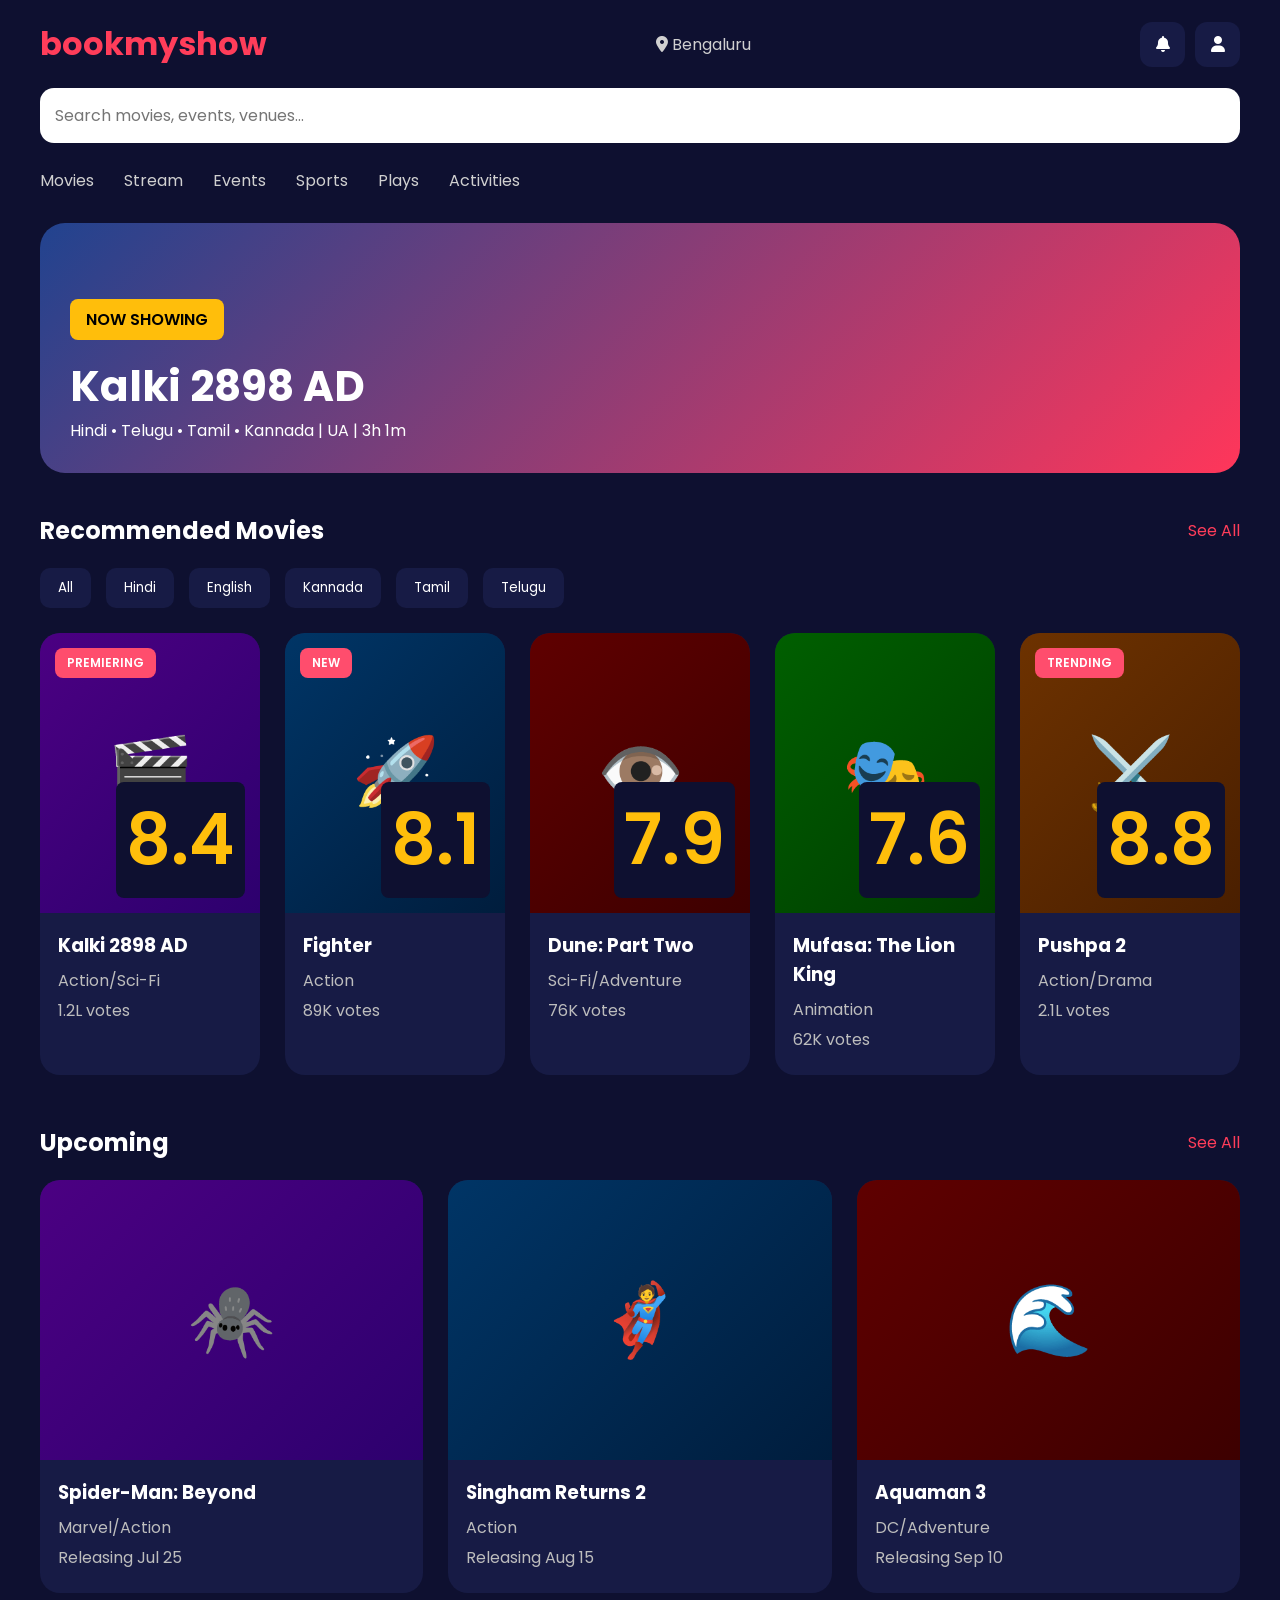
<file: index.html>
<!DOCTYPE html>
<html lang="en">

<head>
  <meta charset="UTF-8" />
  <meta name="viewport" content="width=device-width, initial-scale=1.0"/>

  <title>Movie Booking UI</title>

  <link rel="stylesheet" href="style.css">

  <link href="https://fonts.googleapis.com/css2?family=Poppins:wght@300;400;500;600;700&display=swap"
    rel="stylesheet">

  <link rel="stylesheet"
    href="https://cdnjs.cloudflare.com/ajax/libs/font-awesome/6.5.1/css/all.min.css"/>
</head>

<body>

<div class="container">

  <!-- HEADER -->
  <div class="topbar">

    <div class="logo">
      bookmyshow
    </div>

    <div class="location">
      <i class="fa-solid fa-location-dot"></i>
      Bengaluru
    </div>

    <div class="top-icons">

      <div class="icon-box">
        <i class="fa-solid fa-bell"></i>
      </div>

      <div class="icon-box">
        <i class="fa-solid fa-user"></i>
      </div>

    </div>

  </div>

  <!-- SEARCH -->
  <div class="search-box">
    <input
      type="text"
      id="searchInput"
      placeholder="Search movies, events, venues..."
    />
  </div>

  <!-- NAVIGATION -->
  <div class="nav-links">
    <div>Movies</div>
    <div>Stream</div>
    <div>Events</div>
    <div>Sports</div>
    <div>Plays</div>
    <div>Activities</div>
  </div>

  <!-- HERO -->
  <div class="hero">

    <div class="tag">
      NOW SHOWING
    </div>

    <h1>Kalki 2898 AD</h1>

    <p>
      Hindi • Telugu • Tamil • Kannada | UA | 3h 1m
    </p>

  </div>

  <!-- RECOMMENDED -->
  <div class="section">

    <div class="section-header">
      <h2>Recommended Movies</h2>
      <span>See All</span>
    </div>

    <div class="filters">
      <button>All</button>
      <button>Hindi</button>
      <button>English</button>
      <button>Kannada</button>
      <button>Tamil</button>
      <button>Telugu</button>
    </div>

    <div class="movie-grid" id="movieGrid"></div>

  </div>

  <!-- UPCOMING -->
  <div class="section">

    <div class="section-header">
      <h2>Upcoming</h2>
      <span>See All</span>
    </div>

    <div class="movie-grid" id="upcomingGrid"></div>

  </div>

</div>

<script src="script.js"></script>

</body>
</html>
</file>
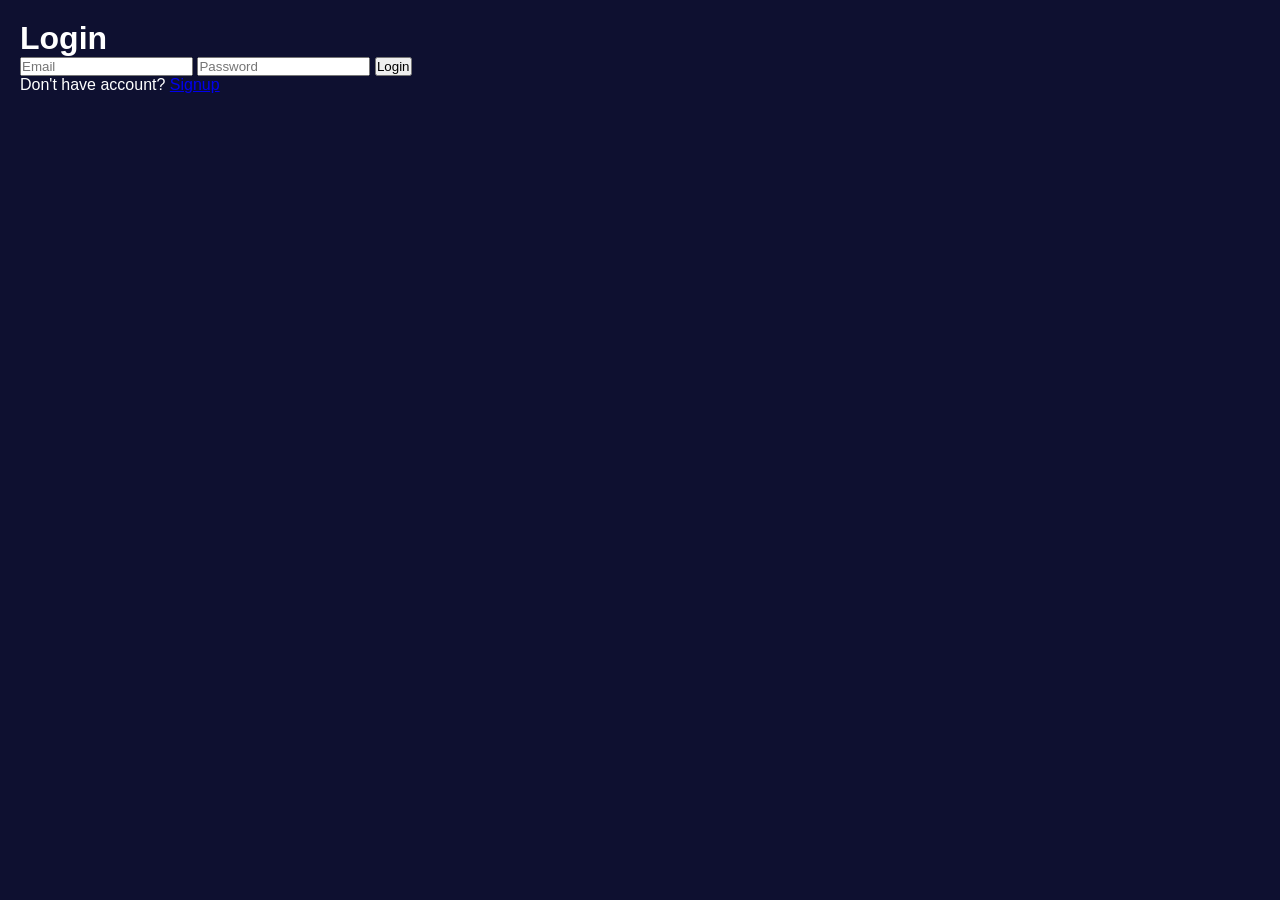
<file: login.html>
<!DOCTYPE html>
<html lang="en">
<head>
  <meta charset="UTF-8">
  <meta name="viewport" content="width=device-width, initial-scale=1.0">

  <title>Login</title>

  <link rel="stylesheet" href="style.css">
</head>

<body>

<div class="auth-container">

  <div class="auth-card">

    <h1>Login</h1>

    <input type="email" id="loginEmail" placeholder="Email">

    <input type="password" id="loginPassword" placeholder="Password">

    <button onclick="login()">Login</button>

    <p>
      Don't have account?
      <a href="signup.html">Signup</a>
    </p>

  </div>

</div>

<script src="auth.js"></script>

</body>
</html>
</file>
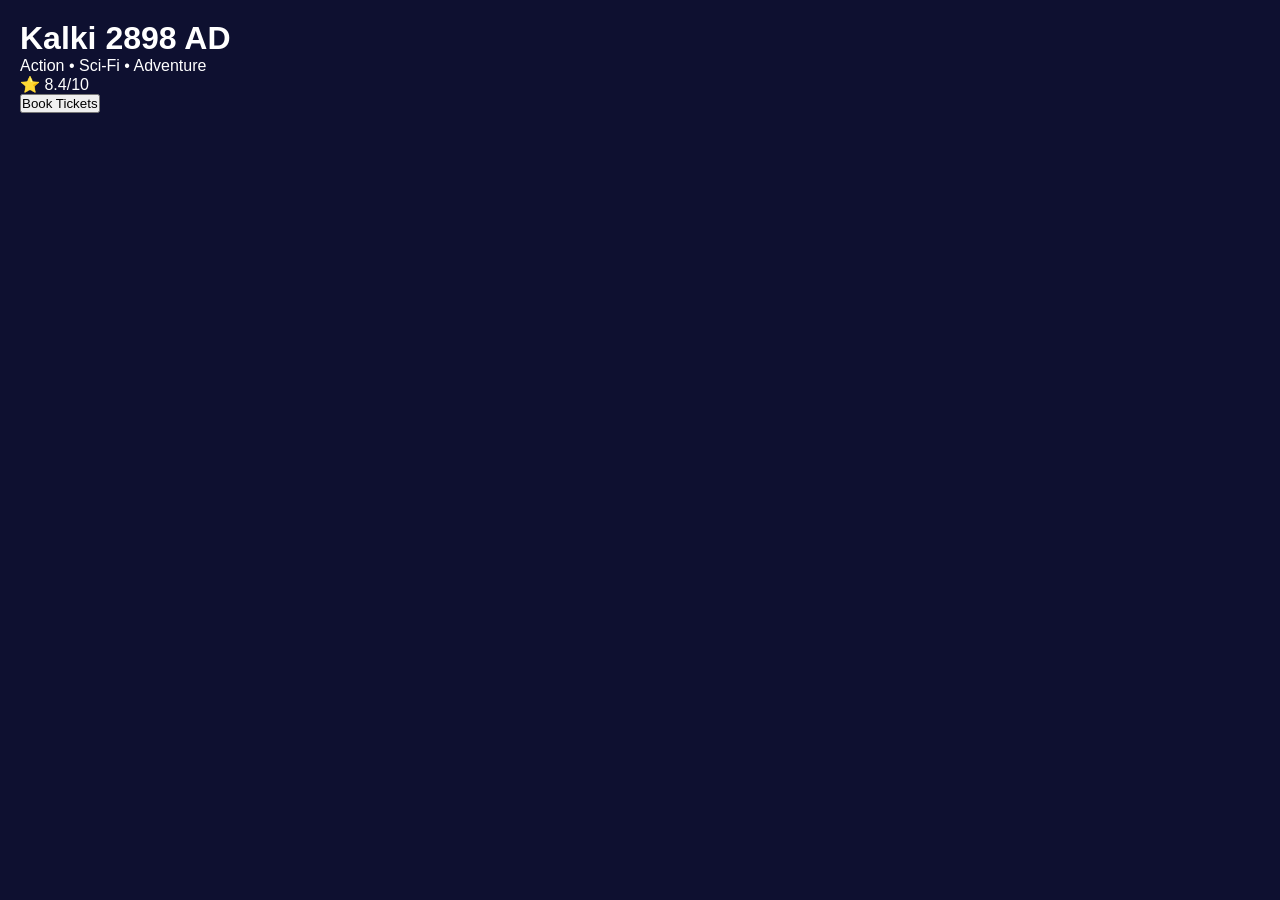
<file: movie-details.html>
<!DOCTYPE html>
<html lang="en">
<head>
  <meta charset="UTF-8">
  <meta name="viewport" content="width=device-width, initial-scale=1.0">

  <title>Movie Details</title>

  <link rel="stylesheet" href="style.css">
</head>

<body>

<div class="details-container">

  <div class="details-banner">

    <h1>Kalki 2898 AD</h1>

    <p>Action • Sci-Fi • Adventure</p>

    <p>⭐ 8.4/10</p>

    <button onclick="location.href='seats.html'">
      Book Tickets
    </button>

  </div>

</div>

</body>
</html>
</file>
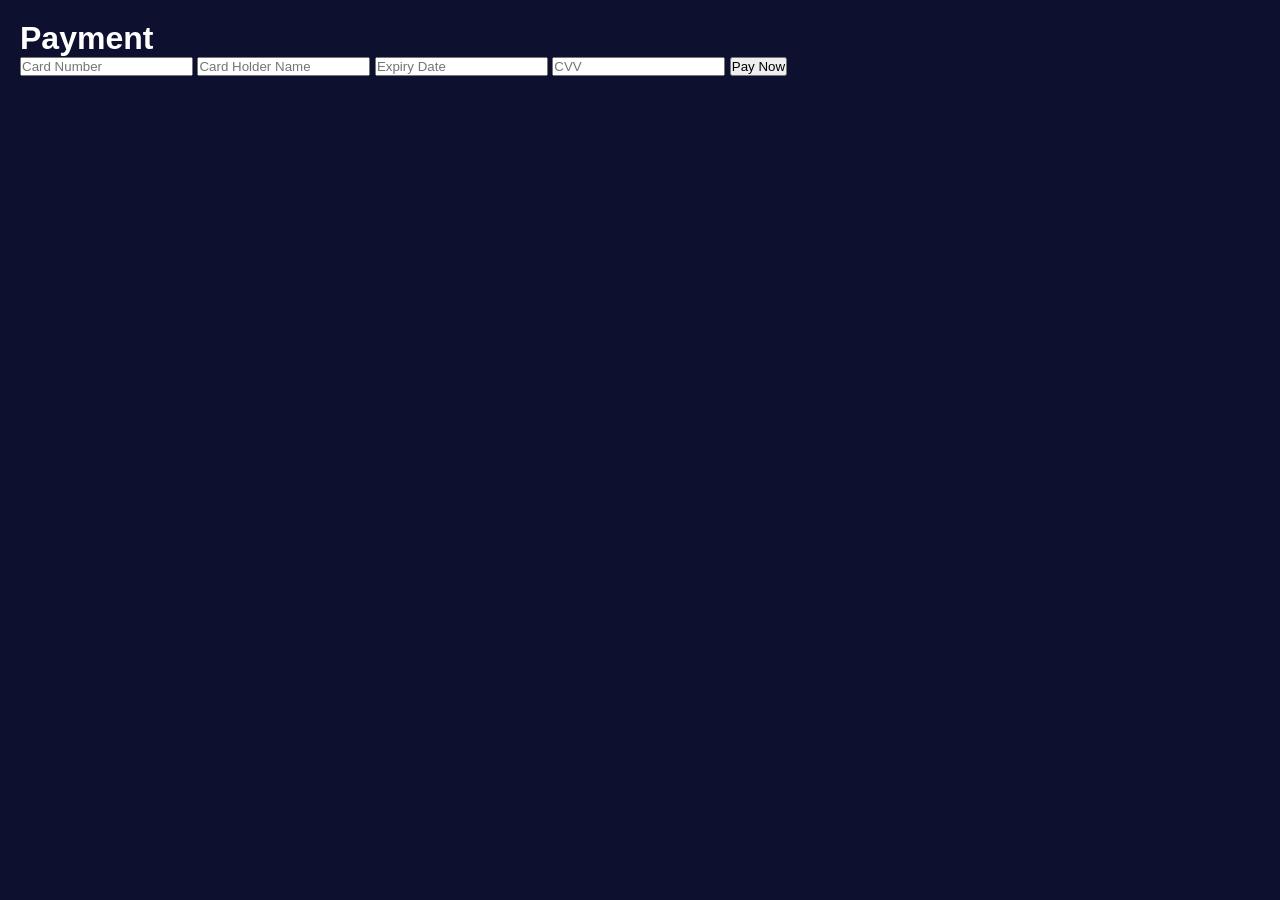
<file: payment.html>
<!DOCTYPE html>
<html lang="en">
<head>
  <meta charset="UTF-8">
  <meta name="viewport" content="width=device-width, initial-scale=1.0">

  <title>Payment</title>

  <link rel="stylesheet" href="style.css">
</head>

<body>

<div class="auth-container">

  <div class="auth-card">

    <h1>Payment</h1>

    <input type="text" placeholder="Card Number">

    <input type="text" placeholder="Card Holder Name">

    <input type="text" placeholder="Expiry Date">

    <input type="text" placeholder="CVV">

    <button onclick="payNow()">
      Pay Now
    </button>

  </div>

</div>

<script>

function payNow(){

  alert("Payment Successful");

  window.location.href="index.html";
}

</script>

</body>
</html>
</file>
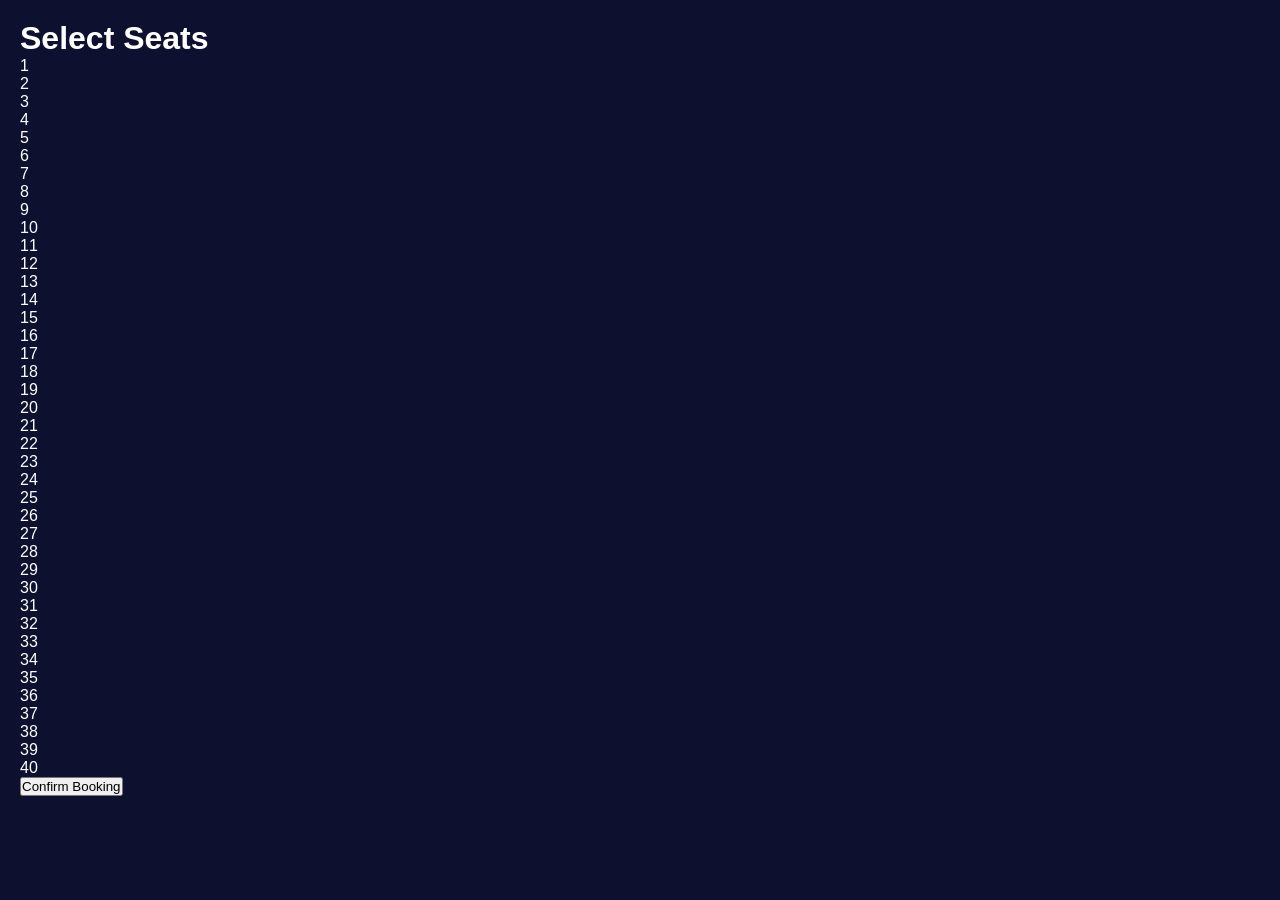
<file: seats.html>
<!DOCTYPE html>
<html lang="en">
<head>
  <meta charset="UTF-8">
  <meta name="viewport" content="width=device-width, initial-scale=1.0">

  <title>Seat Booking</title>

  <link rel="stylesheet" href="style.css">
</head>

<body>

<div class="seat-container">

  <h1>Select Seats</h1>

  <div class="seats-grid" id="seatsGrid"></div>

  <button onclick="bookSeats()">
    Confirm Booking
  </button>

</div>

<script>

const seatsGrid =
  document.getElementById("seatsGrid");

for(let i=1;i<=40;i++){

  seatsGrid.innerHTML += `
  
    <div class="seat"
      onclick="toggleSeat(this)">
      ${i}
    </div>
  
  `;
}

function toggleSeat(seat){
  seat.classList.toggle("selected");
}

function bookSeats(){
  alert("Seats Booked");
  window.location.href="payment.html";
}

</script>

</body>
</html>
</file>
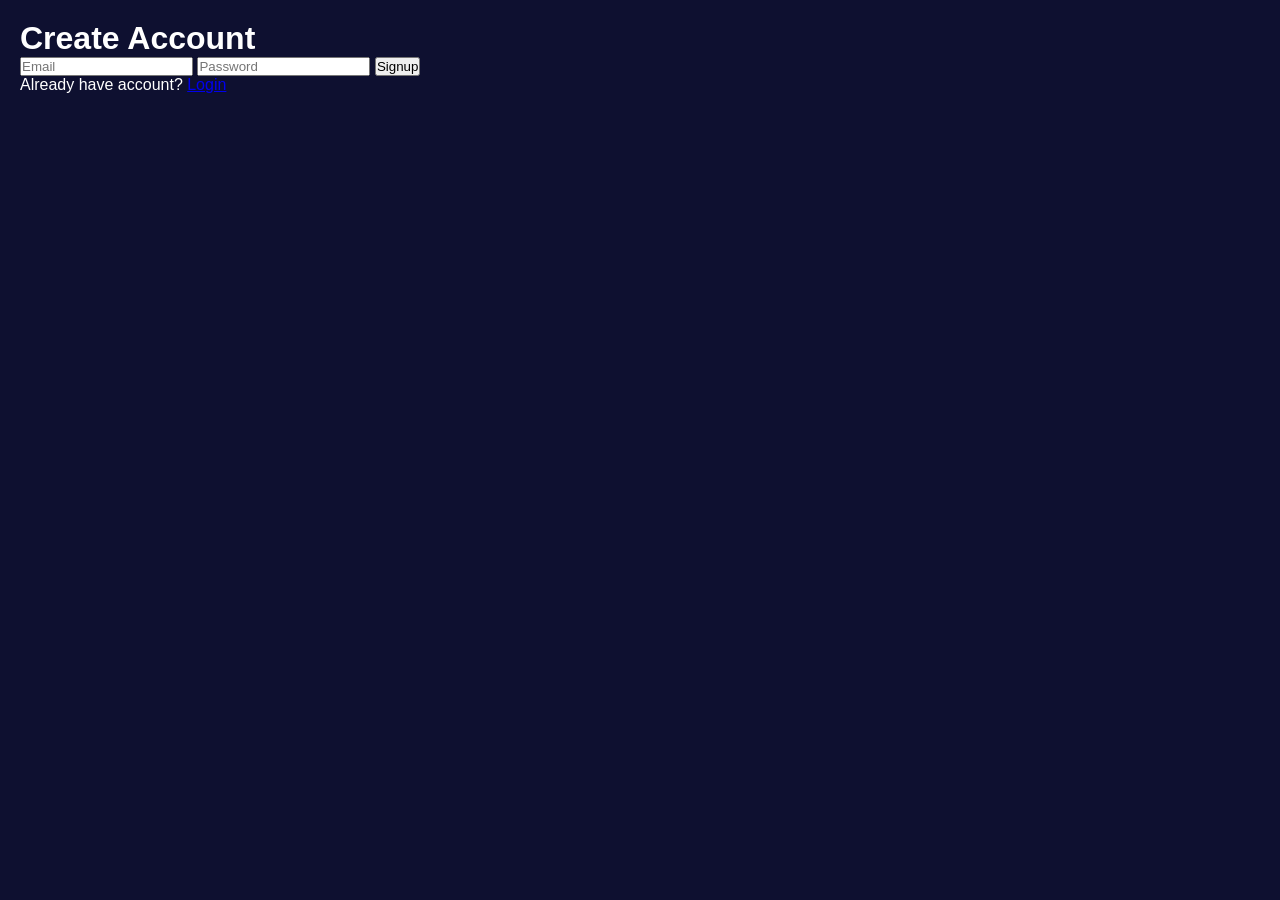
<file: signup.html>
<!DOCTYPE html>
<html lang="en">
<head>
  <meta charset="UTF-8">
  <meta name="viewport" content="width=device-width, initial-scale=1.0">

  <title>Signup</title>

  <link rel="stylesheet" href="style.css">
</head>

<body>

<div class="auth-container">

  <div class="auth-card">

    <h1>Create Account</h1>

    <input type="email" id="signupEmail" placeholder="Email">

    <input type="password" id="signupPassword" placeholder="Password">

    <button onclick="signup()">Signup</button>

    <p>
      Already have account?
      <a href="login.html">Login</a>
    </p>

  </div>

</div>

<script src="auth.js"></script>

</body>
</html>
</file>
<file: style.css>
*{
  margin:0;
  padding:0;
  box-sizing:border-box;
  font-family:'Poppins',sans-serif;
}

body{
  background:#0e1030;
  color:white;
  padding:20px;
}

.container{
  max-width:1200px;
  margin:auto;
}

.topbar{
  display:flex;
  justify-content:space-between;
  align-items:center;
  margin-bottom:20px;
}

.logo{
  color:#ff3d5a;
  font-size:32px;
  font-weight:700;
}

.location{
  color:#d0d0d0;
}

.top-icons{
  display:flex;
  gap:10px;
}

.icon-box{
  width:45px;
  height:45px;
  background:#171b45;
  border-radius:12px;
  display:flex;
  justify-content:center;
  align-items:center;
  cursor:pointer;
}

.search-box{
  background:white;
  border-radius:14px;
  padding:15px;
  margin-bottom:25px;
}

.search-box input{
  width:100%;
  border:none;
  outline:none;
  font-size:16px;
}

.nav-links{
  display:flex;
  gap:30px;
  margin-bottom:30px;
  overflow:auto;
}

.nav-links div{
  cursor:pointer;
  color:#d0d0d0;
}

.hero{
  height:250px;
  border-radius:25px;
  background:linear-gradient(135deg,#21438f,#ff365a);
  padding:30px;
  display:flex;
  flex-direction:column;
  justify-content:flex-end;
  margin-bottom:40px;
}

.tag{
  background:#ffbe0b;
  color:black;
  width:max-content;
  padding:8px 16px;
  border-radius:8px;
  font-weight:600;
  margin-bottom:15px;
}

.hero h1{
  font-size:42px;
}

.section{
  margin-bottom:50px;
}

.section-header{
  display:flex;
  justify-content:space-between;
  align-items:center;
  margin-bottom:20px;
}

.section-header span{
  color:#ff3d5a;
  cursor:pointer;
}

.filters{
  display:flex;
  gap:15px;
  margin-bottom:25px;
  flex-wrap:wrap;
}

.filters button{
  padding:10px 18px;
  border:none;
  border-radius:10px;
  background:#171b45;
  color:white;
  cursor:pointer;
}

.movie-grid{
  display:grid;
  grid-template-columns:repeat(auto-fit,minmax(220px,1fr));
  gap:25px;
}

.movie-card{
  background:#171b45;
  border-radius:20px;
  overflow:hidden;
  transition:0.3s;
  cursor:pointer;
}

.movie-card:hover{
  transform:translateY(-8px);
}

.poster{
  height:280px;
  display:flex;
  justify-content:center;
  align-items:center;
  font-size:70px;
  position:relative;
}

.poster1{
  background:linear-gradient(135deg,#4b0082,#2d006e);
}

.poster2{
  background:linear-gradient(135deg,#003566,#001d3d);
}

.poster3{
  background:linear-gradient(135deg,#5f0000,#3d0000);
}

.poster4{
  background:linear-gradient(135deg,#005f00,#003d00);
}

.poster5{
  background:linear-gradient(135deg,#6d3200,#4a1f00);
}

.badge{
  position:absolute;
  top:15px;
  left:15px;
  background:#ff4d6d;
  padding:6px 12px;
  border-radius:8px;
  font-size:12px;
  font-weight:600;
}

.rating{
  position:absolute;
  bottom:15px;
  right:15px;
  background:#0e1030;
  color:#ffbe0b;
  padding:5px 10px;
  border-radius:8px;
  font-weight:600;
}

.movie-info{
  padding:18px;
}

.movie-info h3{
  margin-bottom:8px;
}

.movie-info p{
  color:#bdbdbd;
  margin-bottom:5px;
}

@media(max-width:768px){

  .hero h1{
    font-size:30px;
  }

  .movie-grid{
    grid-template-columns:repeat(auto-fit,minmax(160px,1fr));
  }
  .auth-container{
  height:100vh;
  display:flex;
  justify-content:center;
  align-items:center;
}

.auth-card{
  background:#171b45;
  padding:40px;
  border-radius:20px;
  width:350px;
}

.auth-card h1{
  margin-bottom:20px;
}

.auth-card input{
  width:100%;
  padding:14px;
  margin-bottom:15px;
  border:none;
  border-radius:10px;
}

.auth-card button{
  width:100%;
  padding:14px;
  border:none;
  border-radius:10px;
  background:#ff3d5a;
  color:white;
  cursor:pointer;
  margin-bottom:15px;
}

}
</file>
